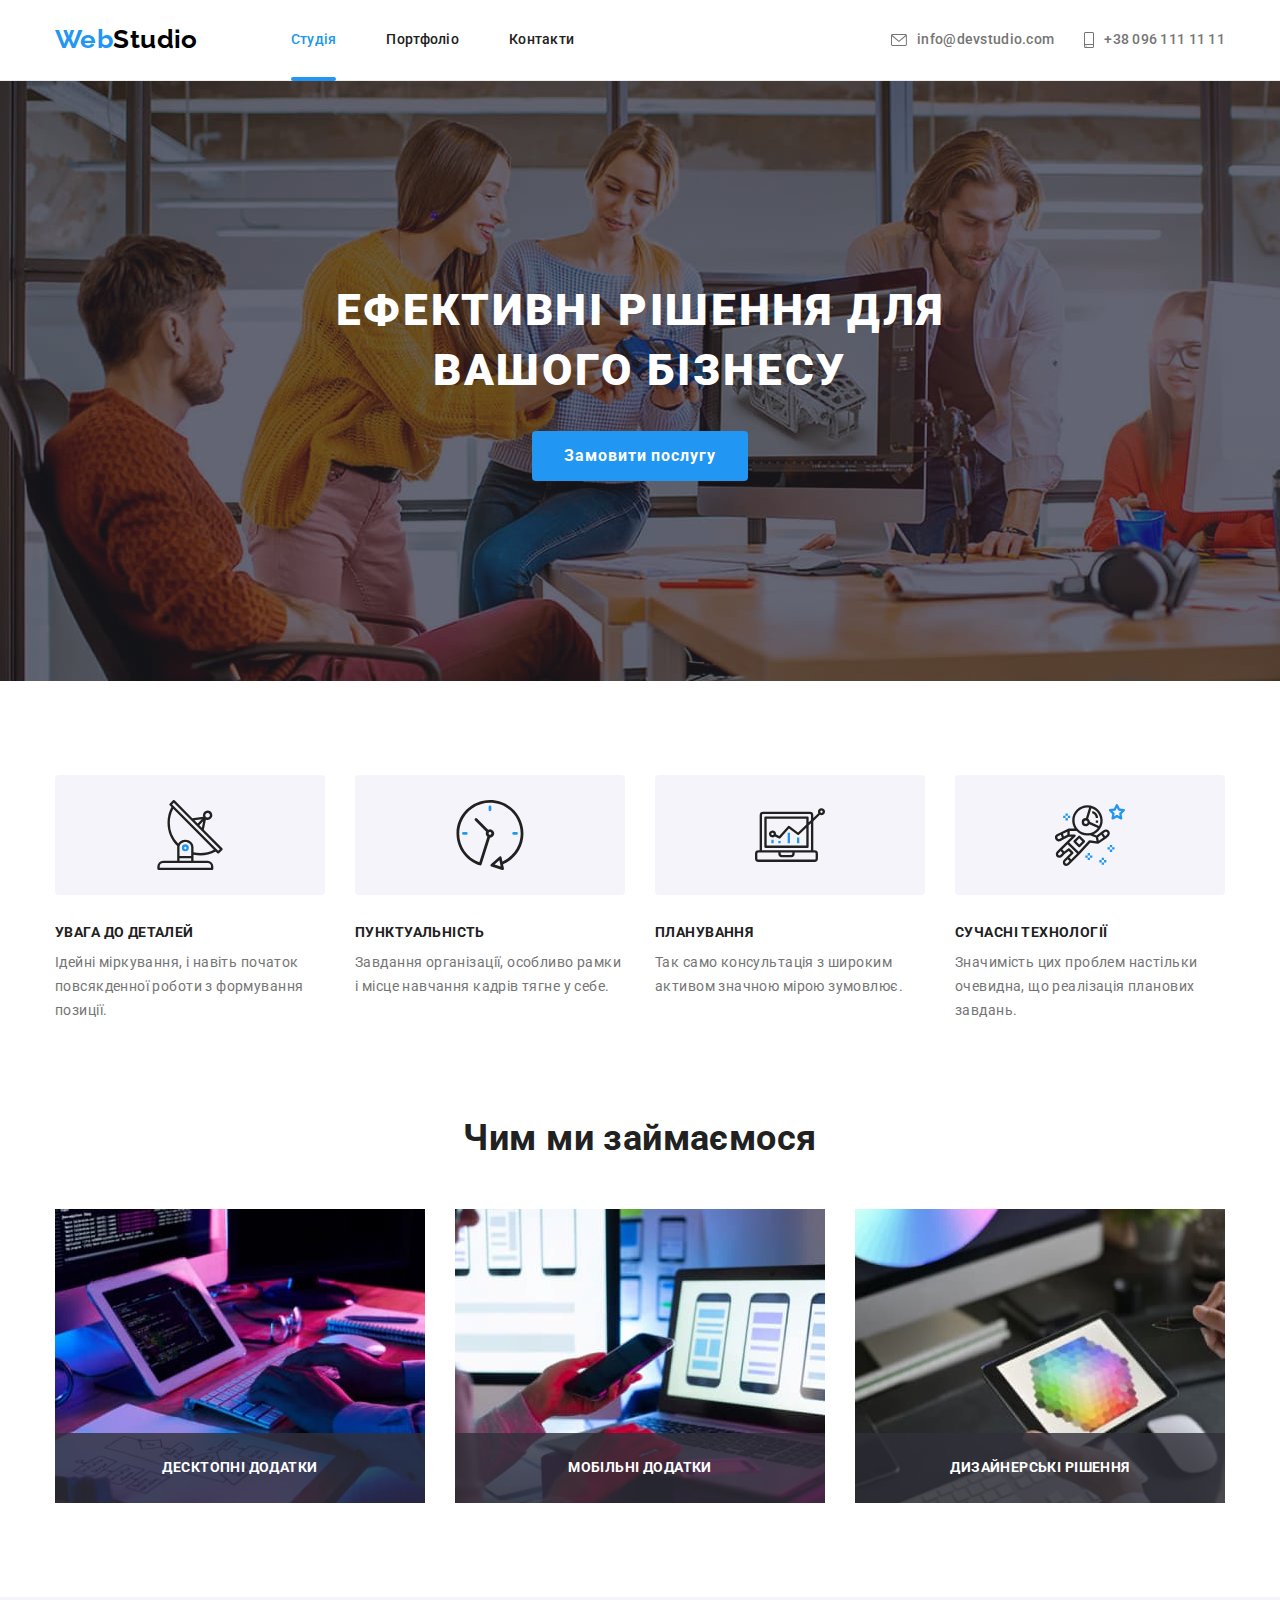
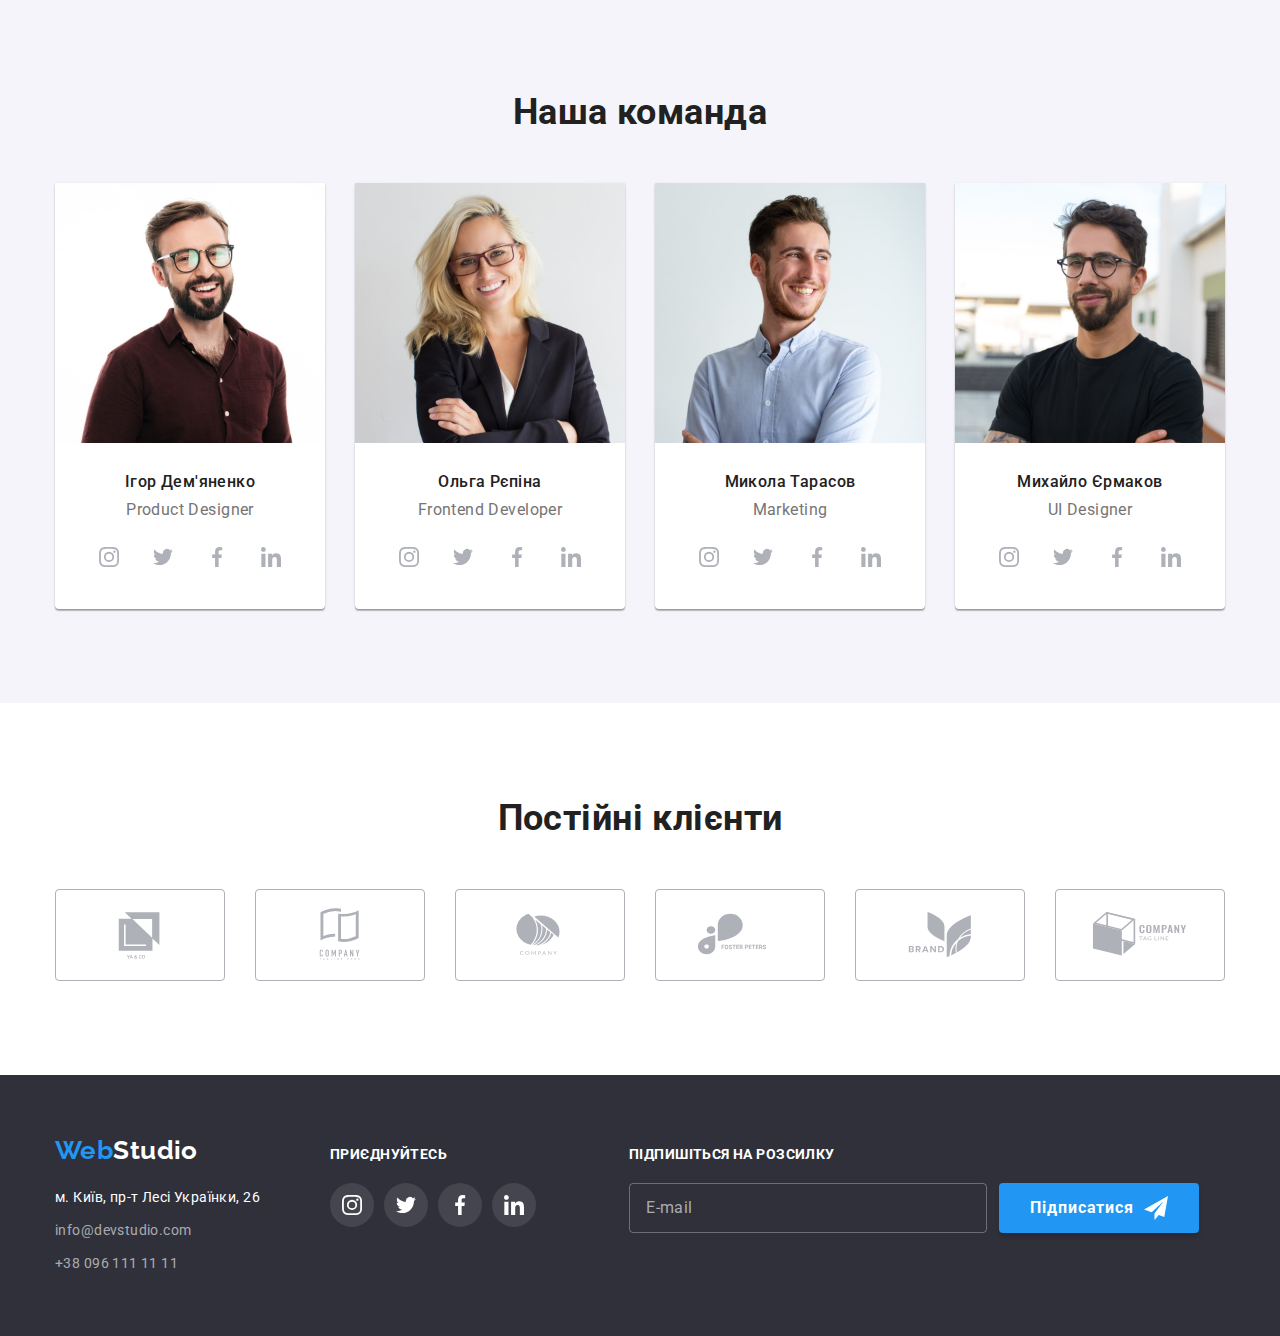
<file: index.html>
<!DOCTYPE html>
<html lang="uk">
<head>
    <meta charset="UTF-8">
    <meta http-equiv="X-UA-Compatible" content="IE=edge">
    <meta name="viewport" content="width=device-width, initial-scale=1.0">
    <title>WebStudio</title>
    <link rel="preconnect" href="https://fonts.googleapis.com">
    <link rel="preconnect" href="https://fonts.gstatic.com" crossorigin>
    <link href="https://fonts.googleapis.com/css2?family=Raleway:wght@700&family=Roboto:wght@400;500;700;900&display=swap" rel="stylesheet">
    <link rel="stylesheet" href="https://cdnjs.cloudflare.com/ajax/libs/modern-normalize/1.1.0/modern-normalize.min.css">
    <link rel="stylesheet" href="./css/styles.css">
</head>
<body>
    <header class="header">
        <div class="container header-container">
            <a href="/" class="logo header-logo"><span class="logo-accent">Web</span>Studio</a>
            <nav class="nav">
                <ul class="nav-list list">
                    <li class="nav-item">
                        <a href="./index.html" class="nav-link current">Студія</a>
                    </li>
                    <li class="nav-item">
                        <a href="./portfolio.html" class="nav-link">Портфоліо</a>
                    </li>
                    <li class="nav-item">
                        <a href="" class="nav-link">Контакти</a>
                    </li>
                </ul>
            </nav> 
            <ul class="contacts-list list">
                <li class="contacts-item">
                    <a href="mailto:info@devstudio.com" class="contacts-link">
                        <svg class="contacts-link-icon" width="16" height="12">
                            <use href='./images/symbol-defs.svg#envelope'></use>
                        </svg>
                    info@devstudio.com</a>
                </li>
                <li class="contacts-item">
                    <a href="tel:+380961111111" class="contacts-link">
                        <svg class="contacts-link-icon" width="10" height="16">
                            <use href='./images/symbol-defs.svg#smartphone'></use>
                        </svg>
                    +38 096 111 11 11</a>
                </li>
            </ul>
        </div> 
    </header>
    <main>
        <!------------------------------ HERO ------------------------------------>
        <section class="hero">
                <h1 class="hero-title">Ефективні рішення для вашого бізнесу</h1>
                <button type="button" class="button primary" data-modal-open>Замовити послугу</button>
        </section>
        <!---------------------------- ПЕРЕВАГИ ------------------------------------>
        <section class="features section">
            <div class="container">
                <h2 class="visually-hidden">Наші переваги</h2>
                <ul class="features-list list">
                    <li class="feature-item">
                        <div class="feature-icon-bg">
                            <svg class="feature-icon">
                                <use href="./images/symbol-defs.svg#antenna"></use>
                            </svg>
                        </div>
                        <h3 class="features-item-title">Увага до деталей</h3>
                        <p class="features-text">Ідейні міркування, і навіть початок повсякденної роботи з формування позиції.</p>
                    </li>

                    <li class="feature-item">
                        <div class="feature-icon-bg">
                            <svg class="feature-icon">
                                <use href="./images/symbol-defs.svg#clock"></use>
                            </svg>
                        </div>
                        <h3 class="features-item-title">Пунктуальність</h3>
                        <p class="features-text">Завдання організації, особливо рамки і місце навчання кадрів тягне у себе.</p>
                    </li>

                    <li class="feature-item">
                        <div class="feature-icon-bg">
                            <svg class="feature-icon">
                                <use href="./images/symbol-defs.svg#diagram"></use>
                            </svg>
                        </div>
                        <h3 class="features-item-title">Планування</h3>
                        <p class="features-text">Так само консультація з широким активом значною мірою зумовлює.</p>
                    </li>

                    <li class="feature-item">
                        <div class="feature-icon-bg">
                            <svg class="feature-icon">
                                <use href="./images/symbol-defs.svg#astronaut"></use>
                            </svg>
                        </div>
                        <h3 class="features-item-title">Сучасні технології</h3>
                        <p class="features-text">Значимість цих проблем настільки очевидна, що реалізація планових завдань.</p>
                    </li>
                </ul>
            </div>
        </section>
        <!------------------------ НАПРЯМКИ РОБОТИ ------------------------------>
        <section class="directions section">
            <div class="container">
                <h2 class="section-title">Чим ми займаємося</h2>
                <ul class="directions-list list">
                    <li>
                        <a href="" class="directions-link">
                            <img src="./images/img1.jpg" alt="Програмист працює за офісним столом" width="370">
                            <div class="directions-label">
                                <h3 class="directions-link-title">Десктопні додатки</h3>
                            </div>
                        </a> 
                    </li>

                    <li>
                        <a href="" class="directions-link">
                            <img src="./images/img2.jpg" alt="Програмист розробляє застосунок" width="370">
                            <div class="directions-label">
                                <h3 class="directions-link-title">Мобільні додатки</h3>
                            </div>
                        </a>
                    </li>

                    <li>
                        <a href="" class="directions-link">
                            <img src="./images/img3.jpg" alt="Дизайнер обирає палітру кольорів" width="370">
                            <div class="directions-label">
                                <h3 class="directions-link-title">Дизайнерські рішення</h3>
                            </div>
                        </a>
                    </li>
                </ul>
            </div>
        </section>
        <!------------------------- НАША КОМАНДА -------------------------------->
        <section class="team section">
            <div class="container">
                <h2 class="section-title">Наша команда</h2>
                <ul class="team-list list">
                    <li class="team-list-item">
                        <img src="./images/member1.jpg" alt="Ігор Дем'яненко" width="270">
                        <div class="team-list-description">
                            <h3 class="team-item-title">Ігор Дем'яненко</h3>
                            <p class="team-text">Product Designer</p>
                            <ul class="team-soc-list list">
                                <li class="team-soc-item">
                                    <a href="" class="team-soc-link" aria-label="Посилання на Instagram">
                                        <svg class="team-soc-icon">
                                            <use href="./images/symbol-defs.svg#instagram"></use>
                                        </svg>
                                    </a>
                                </li>
                                <li class="team-soc-item">
                                    <a href="" class="team-soc-link" aria-label="Посилання на Twitter">
                                        <svg class="team-soc-icon">
                                            <use href="./images/symbol-defs.svg#twitter"></use>
                                        </svg>
                                    </a>
                                </li>
                                <li class="team-soc-item">
                                    <a href="" class="team-soc-link" aria-label="Посилання на Facebook">
                                        <svg class="team-soc-icon">
                                            <use href="./images/symbol-defs.svg#facebook"></use>
                                        </svg>
                                    </a>
                                </li>
                                <li class="team-soc-item">
                                    <a href="" class="team-soc-link" aria-label="Посилання на LinkedIn">
                                        <svg class="team-soc-icon">
                                            <use href="./images/symbol-defs.svg#linkedin"></use>
                                        </svg>
                                    </a>
                                </li>
                            </ul>
                        </div>
                    </li>

                    <li class="team-list-item">
                        <img src="./images/member2.jpg" alt="Ольга Рєпіна" width="270">
                        <div class="team-list-description">
                            <h3 class="team-item-title">Ольга Рєпіна</h3>
                            <p class="team-text">Frontend Developer</p>
                            <ul class="team-soc-list list">
                                <li class="team-soc-item">
                                    <a href="" class="team-soc-link" aria-label="Посилання на Instagram" target="_blank" rel="noopener noreferrer">
                                        <svg class="team-soc-icon">
                                            <use href="./images/symbol-defs.svg#instagram"></use>
                                        </svg>
                                    </a>
                                </li>
                                <li class="team-soc-item">
                                    <a href="" class="team-soc-link" aria-label="Посилання на Twitter" target="_blank" rel="noopener noreferrer">
                                        <svg class="team-soc-icon">
                                            <use href="./images/symbol-defs.svg#twitter"></use>
                                        </svg>
                                    </a>
                                </li>
                                <li class="team-soc-item">
                                    <a href="" class="team-soc-link" aria-label="Посилання на Facebook" target="_blank" rel="noopener noreferrer">
                                        <svg class="team-soc-icon">
                                            <use href="./images/symbol-defs.svg#facebook"></use>
                                        </svg>
                                    </a>
                                </li>
                                <li class="team-soc-item">
                                    <a href="" class="team-soc-link" aria-label="Посилання на LinkedIn" target="_blank" rel="noopener noreferrer">
                                        <svg class="team-soc-icon">
                                            <use href="./images/symbol-defs.svg#linkedin"></use>
                                        </svg>
                                    </a>
                                </li>
                            </ul>
                        </div>
                    </li>

                    <li class="team-list-item">
                        <img src="./images/member3.jpg" alt="Микола Тарасов" width="270">
                        <div class="team-list-description">
                            <h3 class="team-item-title">Микола Тарасов</h3>
                            <p class="team-text">Marketing</p>
                            <ul class="team-soc-list list">
                                <li class="team-soc-item">
                                    <a href="" class="team-soc-link" aria-label="Посилання на Instagram" target="_blank" rel="noopener noreferrer">
                                        <svg class="team-soc-icon">
                                            <use href="./images/symbol-defs.svg#instagram"></use>
                                        </svg>
                                    </a>
                                </li>
                                <li class="team-soc-item">
                                    <a href="" class="team-soc-link" aria-label="Посилання на Twitter" target="_blank" rel="noopener noreferrer">
                                        <svg class="team-soc-icon">
                                            <use href="./images/symbol-defs.svg#twitter"></use>
                                        </svg>
                                    </a>
                                </li>
                                <li class="team-soc-item">
                                    <a href="" class="team-soc-link" aria-label="Посилання на Facebook" target="_blank" rel="noopener noreferrer">
                                        <svg class="team-soc-icon">
                                            <use href="./images/symbol-defs.svg#facebook"></use>
                                        </svg>
                                    </a>
                                </li>
                                <li class="team-soc-item">
                                    <a href="" class="team-soc-link" aria-label="Посилання на LinkedIn" target="_blank" rel="noopener noreferrer">
                                        <svg class="team-soc-icon">
                                            <use href="./images/symbol-defs.svg#linkedin"></use>
                                        </svg>
                                    </a>
                                </li>
                            </ul>
                        </div>
                    </li>

                    <li class="team-list-item">
                        <img src="./images/member4.jpg" alt="Михайло Єрмаков" width="270">
                        <div class="team-list-description">
                            <h3 class="team-item-title">Михайло Єрмаков</h3>
                            <p class="team-text">UI Designer</p>
                            <ul class="team-soc-list list">
                                <li class="team-soc-item">
                                    <a href="" class="team-soc-link" aria-label="Посилання на Instagram" target="_blank" rel="noopener noreferrer">
                                        <svg class="team-soc-icon">
                                            <use href="./images/symbol-defs.svg#instagram"></use>
                                        </svg>
                                    </a>
                                </li>
                                <li class="team-soc-item">
                                    <a href="" class="team-soc-link" aria-label="Посилання на Twitter" target="_blank" rel="noopener noreferrer">
                                        <svg class="team-soc-icon">
                                            <use href="./images/symbol-defs.svg#twitter"></use>
                                        </svg>
                                    </a>
                                </li>
                                <li class="team-soc-item">
                                    <a href="" class="team-soc-link" aria-label="Посилання на Facebook" target="_blank" rel="noopener noreferrer">
                                        <svg class="team-soc-icon">
                                            <use href="./images/symbol-defs.svg#facebook"></use>
                                        </svg>
                                    </a>
                                </li>
                                <li class="team-soc-item">
                                    <a href="" class="team-soc-link" aria-label="Посилання на LinkedIn" target="_blank" rel="noopener noreferrer">
                                        <svg class="team-soc-icon">
                                            <use href="./images/symbol-defs.svg#linkedin"></use>
                                        </svg>
                                    </a>
                                </li>
                            </ul>
                        </div>
                    </li>
                </ul>
            </div>
        </section>
        <!----------------------- ПОСТІЙНІ КЛІЄНТИ -------------------------------->
        <section class="clients section">
            <div class="container">
                <h2 class="section-title">Постійні клієнти</h2>
                <ul class="clients-list list">
                        <li class="clients-item">
                            <a href="" class="clients-link">
                                <svg class="clients-icon">
                                    <use href="./images/symbol-defs.svg#client1"></use>
                                </svg>
                            </a>
                        </li>

                        <li class="clients-item">
                            <a href="" class="clients-link">
                                <svg class="clients-icon">
                                    <use href="./images/symbol-defs.svg#client2"></use>
                                </svg>
                            </a>
                        </li>

                        <li class="clients-item">
                            <a href="" class="clients-link">
                                <svg class="clients-icon">
                                    <use href="./images/symbol-defs.svg#client3"></use>
                                </svg>
                            </a>
                        </li>

                        <li class="clients-item">
                            <a href="" class="clients-link">
                                <svg class="clients-icon">
                                    <use href="./images/symbol-defs.svg#client4"></use>
                                </svg>
                            </a>
                        </li>

                        <li class="clients-item">
                            <a href="" class="clients-link">
                                <svg class="clients-icon">
                                    <use href="./images/symbol-defs.svg#client5"></use>
                                </svg>
                            </a>
                        </li>

                        <li class="clients-item">
                            <a href="" class="clients-link">
                                <svg class="clients-icon">
                                    <use href="./images/symbol-defs.svg#client6"></use>
                                </svg>
                            </a>
                        </li>
                </ul>
            </div>
        </section>
    </main>
    <footer class="footer">
        <div class="container footer-wrap">
            <div class="footer-contacts">
                <a href="./" class="logo footer-logo"><span class="logo-accent">Web</span>Studio</a>
                <address class="footer-contacts-list">
                    м. Київ, пр-т Лесі Українки, 26 
                    <a href="mailto:info@devstudio.com" class="link">info@devstudio.com</a>
                    <a href="tel:+380961111111" class="link">+38 096 111 11 11</a>
                </address>
            </div>
            <div class="footer-socials">
                <h3 class="footer-socials-title">приєднуйтесь</h3>
                <ul class="footer-socials-list list">
                    <li class="footer-socials-item">
                        <a href="" class="footer-socials-link" aria-label="Посилання на Instagram" target="_blank" rel="noopener noreferrer">
                            <svg class="footer-socials-icon">
                                <use href="./images/symbol-defs.svg#instagram"></use>
                            </svg>
                        </a>
                    </li>

                    <li class="footer-socials-item">
                        <a href="" class="footer-socials-link" aria-label="Посилання на Twitter" target="_blank" rel="noopener noreferrer">
                            <svg class="footer-socials-icon">
                                <use href="./images/symbol-defs.svg#twitter"></use>
                            </svg>
                        </a>
                    </li>

                    <li class="footer-socials-item">
                        <a href="" class="footer-socials-link" aria-label="Посилання на Facebook" target="_blank" rel="noopener noreferrer">
                            <svg class="footer-socials-icon">
                                <use href="./images/symbol-defs.svg#facebook"></use>
                            </svg>
                        </a>
                    </li>
                    
                    <li class="footer-socials-item">
                        <a href="" class="footer-socials-link" aria-label="Посилання на LinkedIn" target="_blank" rel="noopener noreferrer">
                            <svg class="footer-socials-icon">
                                <use href="./images/symbol-defs.svg#linkedin"></use>
                            </svg>
                        </a>
                    </li>
                </ul>
            </div>
            <div class="footer-send">
                <p class="footer-send-title">Підпишіться на розсилку</p>
                <form class="footer-send-form">
                    <input type="email" class="footer-send-input" name="user-email" placeholder="E-mail">
                    <button type="submit" class="button footer-btn">Підписатися
                        <svg class="footer-send-icon" width="24" height="24">
                            <use href="./images/symbol-defs.svg#send"></use>
                        </svg>
                    </button>
                </form>
            </div>
        </div>
    </footer>
        <!------------------------------ MODAL ----------------------------------->
    <div class="backdrop is-hidden" data-modal>
        <div class="modal">
            <button type="button" class="modal-button" data-modal-close>
                <svg class="modal-close-icon" width="18" height="18">
                    <use href="./images/symbol-defs.svg#close-black"></use>
                </svg>
            </button>
            <p class="modal-title">Залиште свої дані, ми вам передзвонимо</p>
            <form class="modal-form">
                <div class="modal-field">
                    <label for="user-name" class="input-label">Ім'я</label>
                    <div class="input-wrap">
                        <input type="text" class="modal-input" name="user-name" id="user-name">
                        <svg class="modal-icon" width="18" height="18">
                            <use href="./images/symbol-defs.svg#person-black"></use>
                        </svg>
                    </div>
                </div>

                <div class="modal-field">
                    <label for="user-tel" class="input-label">Телефон</label>
                    <div class="input-wrap">
                        <input type="tel" class="modal-input" name="user-tel">
                        <svg class="modal-icon" width="18" height="18">
                            <use href="./images/symbol-defs.svg#phone-black"></use>
                        </svg>
                    </div>
                </div>

                <div class="modal-field">
                    <label for="user-email" class="input-label">Пошта</label>
                    <div class="input-wrap">
                        <input type="email" class="modal-input" name="user-email">
                        <svg class="modal-icon" width="18" height="18">
                            <use href="./images/symbol-defs.svg#email-black"></use>
                        </svg>
                    </div>
                </div>

                <div class="modal-text-field">
                    <label for="user-text" class="input-label">Коментар</label>
                    <textarea name="user-text" class="modal-comment" id="user-text" placeholder="Введіть текст"></textarea>
                </div>

                <div class="modal-check-field">
                    <input type="checkbox" class="modal-check visually-hidden" name="policy" id="policy">
                    <label for="policy" class="check-text">
                        <span>
                            <svg class="check-icon" width="16" height="15">
                                <use href="./images/symbol-defs.svg#check"></use>
                            </svg>
                        </span> 
                        Погоджуюся з розсилкою та приймаю  
                        <a href="" class="policy-terms"> Умови договору</a></label>
                </div>
            <button type="submit" class="button modal-btn">Відправити</button>
            </form>
        </div>
    </div>
    <script src="./js/modal.js"></script>
</body>
</html>
</file>
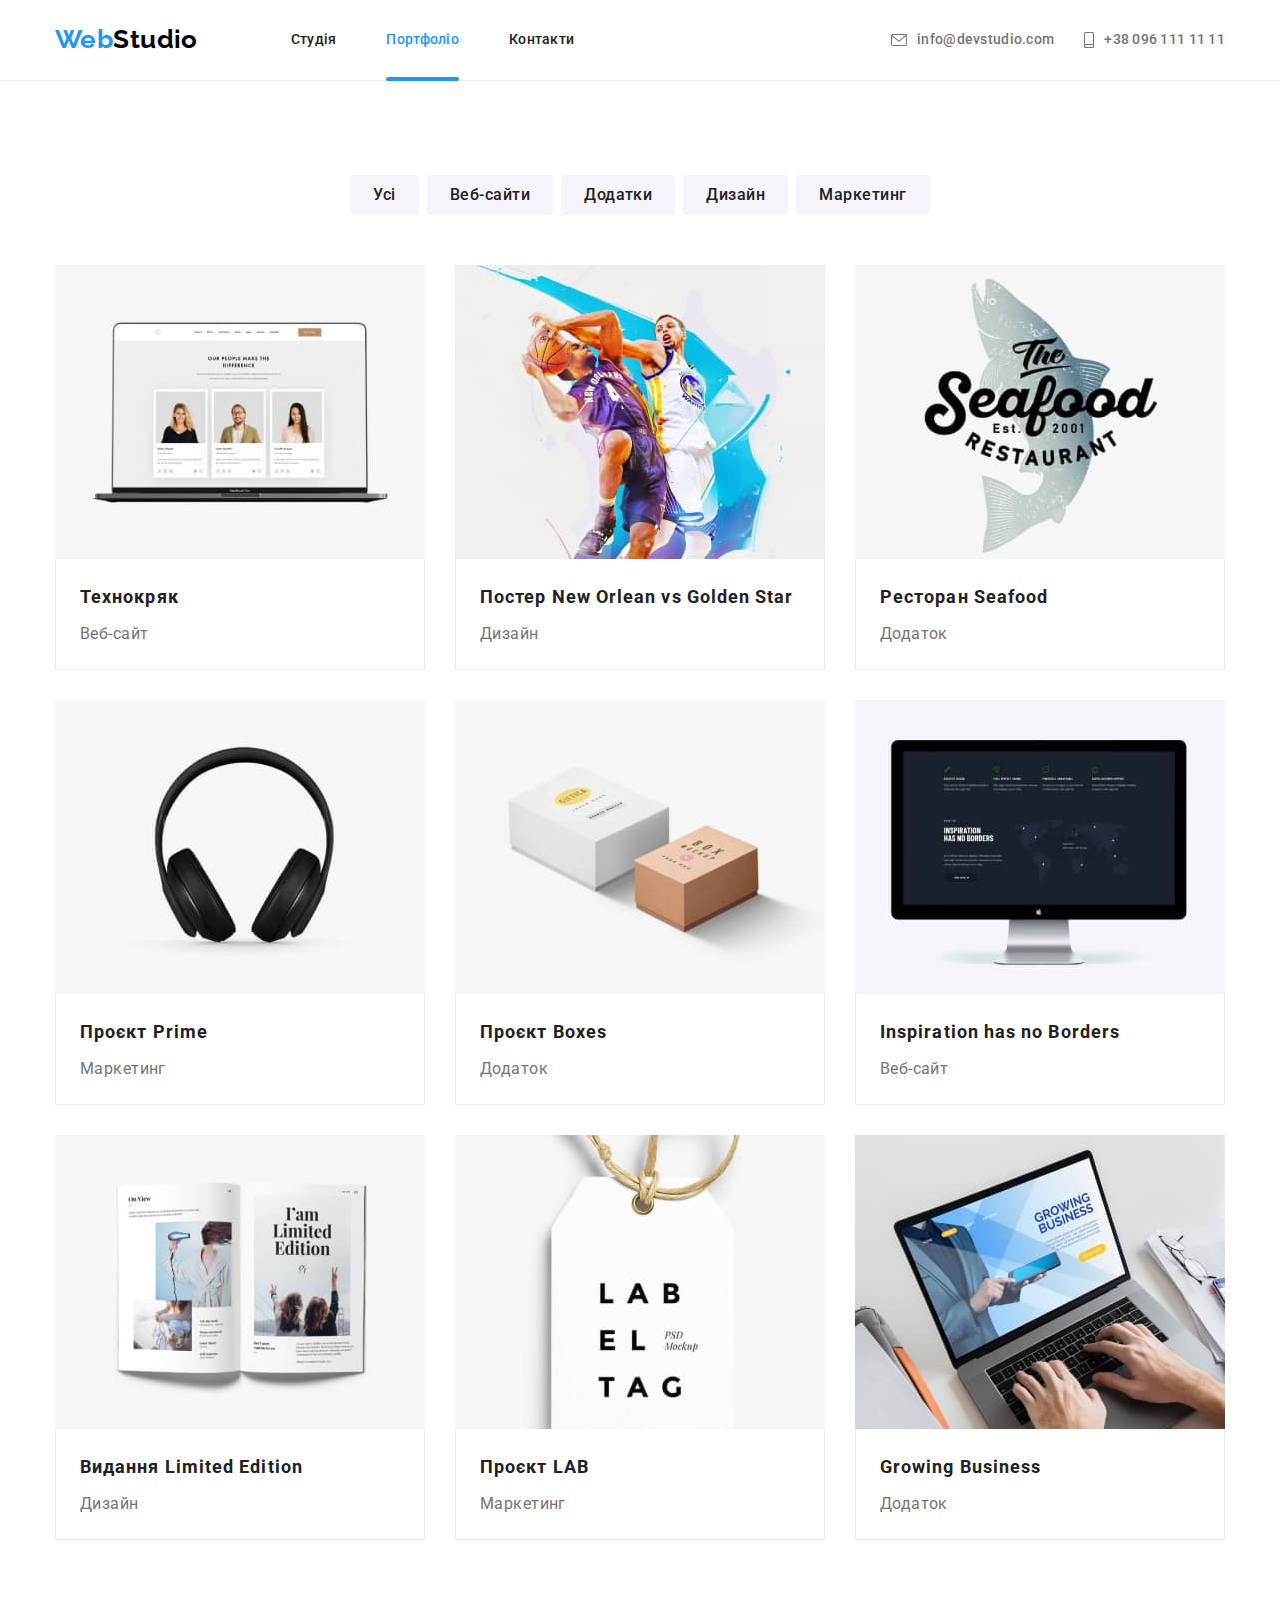
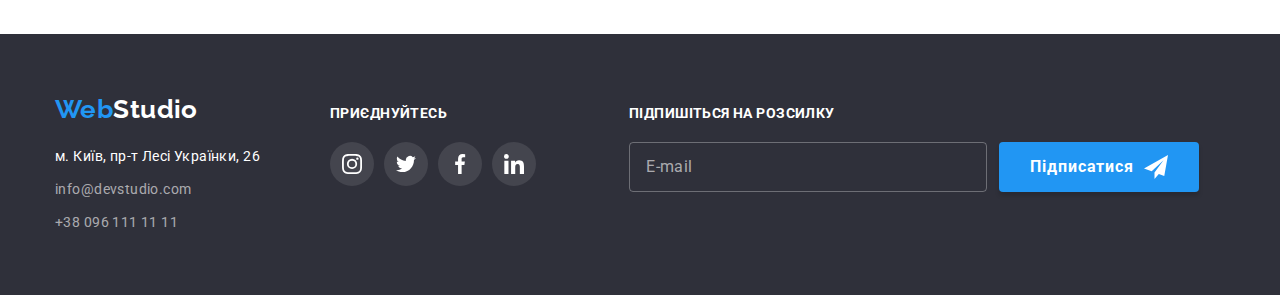
<file: portfolio.html>
<!DOCTYPE html>
<html lang="uk">
    <head>
        <meta charset="UTF-8">
        <meta http-equiv="X-UA-Compatible" content="IE=edge">
        <meta name="viewport" content="width=device-width, initial-scale=1.0">
        <title>Портфоліо</title>
        <link rel="preconnect" href="https://fonts.googleapis.com">
        <link rel="preconnect" href="https://fonts.gstatic.com" crossorigin>
        <link href="https://fonts.googleapis.com/css2?family=Raleway:wght@700&family=Roboto:wght@400;500;700;900&display=swap" rel="stylesheet">
        <link rel="stylesheet" href="https://cdnjs.cloudflare.com/ajax/libs/modern-normalize/1.1.0/modern-normalize.min.css">
        <link rel="stylesheet" href="./css/styles.css">
    </head>
<body>
    <header class="header">
        <div class="container header-container">
            <a href="/" class="logo header-logo"><span class="logo-accent">Web</span>Studio</a>
            <nav class="nav">
                <ul class="nav-list list">
                    <li class="nav-item"><a href="./index.html" class="nav-link">Студія</a>
                    </li>
                    <li class="nav-item"><a href="./portfolio.html" class="nav-link current">Портфоліо</a>
                    </li>
                    <li class="nav-item"><a href="" class="nav-link">Контакти</a>
                    </li>
                </ul>
            </nav> 
            <ul class="contacts-list list">
                <li class="contacts-item">
                    <a href="mailto:info@devstudio.com" class="contacts-link">
                        <svg class="contacts-link-icon" width="16" height="12">
                            <use href='./images/symbol-defs.svg#envelope'></use>
                        </svg>
                    info@devstudio.com</a>
                </li>
                <li class="contacts-item">
                    <a href="tel:+380961111111" class="contacts-link">
                        <svg class="contacts-link-icon" width="10" height="16">
                            <use href='./images/symbol-defs.svg#smartphone'></use>
                        </svg>
                    +38 096 111 11 11</a>
                </li>
            </ul>
        </div> 
    </header>
    <main>
        <section class="portfolio section">
            <div class="container">
                <h1 class="visually-hidden">Портфоліо</h1>
                <ul class="filter-list list">
                    <li class="filter-list-item"><button type="button" class="button secondary">Усі</button></li>
                    <li class="filter-list-item"><button type="button" class="button secondary">Веб-сайти</button></li>
                    <li class="filter-list-item"><button type="button" class="button secondary">Додатки</button></li>
                    <li class="filter-list-item"><button type="button" class="button secondary">Дизайн</button></li>
                    <li class="filter-list-item"><button type="button" class="button secondary">Маркетинг</button></li>
                </ul>
                <ul class="portfolio-list list">
                    <li class="portfolio-item">
                        <a href="" class="portfolio-link">
                            <div class="portfolio-top-wrap">
                                <img src="./images/portfolio1.jpg" alt="Мокап ноутбука" width="370" height="294">
                                <p class="portfolio-top-text">Ресурс пропонує комплексні пропозиції з різним рівнем функціоналу та сервісів. Все це дозволить відвідувачу отримати вичерпні відомості про компанію чи приватну особу.</p>
                            </div>
                            <div class="portfolio-discription">
                                <h2 class="portfolio-item-title">Технокряк</h2>
                                <p class="portfolio-text">Веб-сайт</p>
                            </div>
                        </a>
                    </li>
                    
                    <li class="portfolio-item">
                        <a href="" class="portfolio-link">
                            <div class="portfolio-top-wrap">
                                <img src="./images/portfolio2.jpg" alt="Два гравці в баскетбол з м'ячем" width="370" height="294">
                                <p class="portfolio-top-text">Ресурс пропонує комплексні пропозиції з різним рівнем функціоналу та сервісів. Все це дозволить відвідувачу отримати вичерпні відомості про компанію чи приватну особу.</p>
                            </div>
                            <div class="portfolio-discription">
                                <h2 class="portfolio-item-title">Постер New Orlean vs Golden Star</h2>
                                <p class="portfolio-text">Дизайн</p>
                            </div>
                        </a>
                    </li>

                    <li class="portfolio-item">
                        <a href="" class="portfolio-link">
                            <div class="portfolio-top-wrap">
                                <img src="./images/portfolio3.jpg" alt="Лого ресторану морепродуктів" width="370" height="294">
                                <p class="portfolio-top-text">Ресурс пропонує комплексні пропозиції з різним рівнем функціоналу та сервісів. Все це дозволить відвідувачу отримати вичерпні відомості про компанію чи приватну особу.</p>
                            </div>
                            <div class="portfolio-discription">
                                <h2 class="portfolio-item-title">Ресторан Seafood</h2>
                                <p class="portfolio-text">Додаток</p>
                            </div>
                        </a>
                    </li>

                    <li class="portfolio-item">
                        <a href="" class="portfolio-link">
                            <div class="portfolio-top-wrap">
                                <img src="./images/portfolio4.jpg" alt="Бездротові навушники" width="370" height="294">
                                <p class="portfolio-top-text">Ресурс пропонує комплексні пропозиції з різним рівнем функціоналу та сервісів. Все це дозволить відвідувачу отримати вичерпні відомості про компанію чи приватну особу.</p>
                            </div>
                            <div class="portfolio-discription">
                                <h2 class="portfolio-item-title">Проєкт Prime</h2>
                                <p class="portfolio-text">Маркетинг</p>
                            </div>
                        </a>
                    </li>

                    <li class="portfolio-item">
                        <a href="" class="portfolio-link">
                            <div class="portfolio-top-wrap">
                                <img src="./images/portfolio5.jpg" alt="Мокап з двома коробками" width="370" height="294">
                                <p class="portfolio-top-text">Ресурс пропонує комплексні пропозиції з різним рівнем функціоналу та сервісів. Все це дозволить відвідувачу отримати вичерпні відомості про компанію чи приватну особу.</p>
                            </div>                            
                            <div class="portfolio-discription">
                                <h2 class="portfolio-item-title">Проєкт Boxes</h2>
                                <p class="portfolio-text">Додаток</p>
                            </div>
                        </a>
                    </li>

                    <li class="portfolio-item">
                        <a href="" class="portfolio-link">
                            <div class="portfolio-top-wrap">
                                <img src="./images/portfolio6.jpg" alt="Мокап коп'ютера" width="370" height="294">
                                <p class="portfolio-top-text">Ресурс пропонує комплексні пропозиції з різним рівнем функціоналу та сервісів. Все це дозволить відвідувачу отримати вичерпні відомості про компанію чи приватну особу.</p>
                            </div>
                            <div class="portfolio-discription">
                                <h2 class="portfolio-item-title">Inspiration has no Borders</h2>
                                <p class="portfolio-text">Веб-сайт</p>
                            </div>
                        </a>
                    </li>

                    <li class="portfolio-item">
                        <a href="" class="portfolio-link">
                            <div class="portfolio-top-wrap">
                                <img src="./images/portfolio7.jpg" alt="Розгорнений журнал" width="370" height="294">
                                <p class="portfolio-top-text">Ресурс пропонує комплексні пропозиції з різним рівнем функціоналу та сервісів. Все це дозволить відвідувачу отримати вичерпні відомості про компанію чи приватну особу.</p>
                            </div>
                            <div class="portfolio-discription">
                                <h2 class="portfolio-item-title">Видання Limited Edition</h2>
                                <p class="portfolio-text">Дизайн</p>
                            </div>
                        </a>
                    </li>

                    <li class="portfolio-item">
                        <a href="" class="portfolio-link">
                            <div class="portfolio-top-wrap">
                                <img src="./images/portfolio8.jpg" alt="Мокап бірки" width="370" height="294">
                                <p class="portfolio-top-text">Ресурс пропонує комплексні пропозиції з різним рівнем функціоналу та сервісів. Все це дозволить відвідувачу отримати вичерпні відомості про компанію чи приватну особу.</p>
                            </div>
                            <div class="portfolio-discription">
                                <h2 class="portfolio-item-title">Проєкт LAB</h2>
                                <p class="portfolio-text">Маркетинг</p>
                            </div>
                        </a>
                    </li>

                    <li class="portfolio-item">
                        <a href="" class="portfolio-link">
                            <div class="portfolio-top-wrap">
                                <img src="./images/portfolio9.jpg" alt="Чоловік працює на ноутбуці" width="370" height="294">
                                <p class="portfolio-top-text">Ресурс пропонує комплексні пропозиції з різним рівнем функціоналу та сервісів. Все це дозволить відвідувачу отримати вичерпні відомості про компанію чи приватну особу.</p>
                            </div>
                            <div class="portfolio-discription">
                                <h2 class="portfolio-item-title">Growing Business</h2>
                                <p class="portfolio-text">Додаток</p>
                            </div>
                        </a>
                    </li>
                </ul>
            </div>
        </section>
    </main>
    <footer class="footer">
        <div class="container footer-wrap">
            <div class="footer-contacts">
                <a href="./" class="logo footer-logo"><span class="logo-accent">Web</span>Studio</a>
                <address class="footer-contacts-list">
                    м. Київ, пр-т Лесі Українки, 26 
                    <a href="mailto:info@devstudio.com" class="link">info@devstudio.com</a>
                    <a href="tel:+380961111111" class="link">+38 096 111 11 11</a>
                </address>
            </div>
            <div class="footer-socials">
                <h3 class="footer-socials-title">приєднуйтесь</h3>
                <ul class="footer-socials-list list">
                    <li class="footer-socials-item">
                        <a href="" class="footer-socials-link" aria-label="Посилання на Instagram" target="_blank" rel="noopener noreferrer">
                            <svg class="footer-socials-icon">
                                <use href="./images/symbol-defs.svg#instagram"></use>
                            </svg>
                        </a>
                    </li>

                    <li class="footer-socials-item">
                        <a href="" class="footer-socials-link" aria-label="Посилання на Twitter" target="_blank" rel="noopener noreferrer">
                            <svg class="footer-socials-icon">
                                <use href="./images/symbol-defs.svg#twitter"></use>
                            </svg>
                        </a>
                    </li>

                    <li class="footer-socials-item">
                        <a href="" class="footer-socials-link" aria-label="Посилання на Facebook" target="_blank" rel="noopener noreferrer">
                            <svg class="footer-socials-icon">
                                <use href="./images/symbol-defs.svg#facebook"></use>
                            </svg>
                        </a>
                    </li>
                    
                    <li class="footer-socials-item">
                        <a href="" class="footer-socials-link" aria-label="Посилання на LinkedIn" target="_blank" rel="noopener noreferrer">
                            <svg class="footer-socials-icon">
                                <use href="./images/symbol-defs.svg#linkedin"></use>
                            </svg>
                        </a>
                    </li>
                </ul>
            </div>
            <div class="footer-send">
                <p class="footer-send-title">Підпишіться на розсилку</p>
                <form class="footer-send-form">
                    <input type="email" class="footer-send-input" name="user-email" placeholder="E-mail">
                    <button type="submit" class="button footer-btn">Підписатися
                        <svg class="footer-send-icon" width="24" height="24">
                            <use href="./images/symbol-defs.svg#send"></use>
                        </svg>
                    </button>
                </form>
            </div>
        </div>
    </footer>
</body>
</html>
</file>
<file: css/styles.css>
/* ПАРАГРАФИ Основний колір тексту #757575 */
/* ЗАГОЛОВКИ Додатковий колір тексту #212121 */
/* Блакитний Акцент #2196F3 */
/* Білий #FFFFFF */
/* Білий з прозорістю rgba(255, 255, 255, 0.6); */
/* Фон основний #FFFFFF */
/* Фон додатковий #F5F4FA */
/* Фон футер #2F303A*/
/* Іконки #afb1b8 */

:root {
    --primary-text-color: #757575;
    --secondary-text-color: #212121;
    --accent-color: #2196F3;

    --primary-background-color: #ffffff;
    --secondary-background-color: #F5F4FA;
    --accent-background-color: #2F303A;

    --primary-white-color: #ffffff;
    --card-set-gap: 30px;
    --icon-color: #afb1b8;

    --transition: 250ms cubic-bezier(0.4, 0, 0.2, 1);
}

body {
    background-color: var(--primary-background-color);
    color: var(--primary-text-color); 

    font-family: Roboto, sans-serif;
    font-size: 14px;
    letter-spacing: 0.03em;
}

/* ---------------------------------RESET----------------------------------- */
h1,
h2,
h3,
h4,
h5,
h6,
p {
    margin: 0;
}

.list {
    padding: 0;
    margin: 0;
    list-style: none;
}

button {
    cursor: pointer;
}

address {
    font-style: normal;
}

img {
    display: block;
    max-width: 100%; 
    height: auto;
}

/*----------------------------------BUTTONS------------------------------------*/
.button {
    border: 1px solid transparent;
    border-radius: 4px;
}

.button.primary {
    min-width: 216px;
    height: 50px;

    color: var(--primary-white-color);
    background-color: var(--accent-color);
    font-weight: 700;
    font-size: 16px;
    line-height: 1.86;
    letter-spacing: 0.06em;

    transition: background-color var(--transition);
}

.button.primary:hover,
.button.primary:focus {
    background-color: #188CE8;
}

.button.secondary {
    padding: 6px 22px;
    
    color: var(--secondary-text-color);
    background-color: var(--secondary-background-color);
    font-weight: 500;
    font-size: 16px;
    line-height: 1.63;
    letter-spacing: 0.03em;

    transition: background-color var(--transition), 
                color var(--transition), 
                box-shadow var(--transition);
}

.button.secondary:hover,
.button.secondary:focus {
    color: var(--primary-white-color);
    background-color: var(--accent-color);
    box-shadow: 0px 3px 1px rgba(0, 0, 0, 0.1), 0px 1px 2px rgba(0, 0, 0, 0.08), 0px 2px 2px rgba(0, 0, 0, 0.12);
}

/* --------------------------------CONTAINER------------------------------------*/
.container {
    width: 1200px;
    padding-left: 15px;
    padding-right: 15px;
    margin-left: auto;
    margin-right: auto;
    /* outline: 2px solid tomato; */
}

/* --------------------------------- HEADER ------------------------------- */
.header {
    border-bottom-width: 1px;
    border-bottom-style: solid;
    border-bottom-color: #ECECEC;
}

.header-container {
    display: flex;
    align-items: center;
}

/******************** ЛОГОТИП ********************/
.logo {
    color: #000000;
    font-family: Raleway, sans-serif;
    font-weight: 700;
    font-size: 26px;
    line-height: 1.2;
    text-decoration: none;
}

.header-logo {
    margin-right: 93px;
}

.logo-accent {
    color: var(--accent-color);
}

/******************* НАВІГАЦІЯ ********************/
.nav-list {
    display: flex;
    gap: 50px;
}

.nav-link {
    display: block;
    padding-top: 32px;
    padding-bottom: 32px;

    color: var(--secondary-text-color);
    font-weight: 500;
    font-size: 14px;
    line-height: 1.14;
    letter-spacing: 0.02em;
    text-decoration: none;

    transition: color var(--transition);
}

.nav-link:hover, 
.nav-link:focus {
    color: var(--accent-color);
}

.nav-link.current {
    position: relative;
    color: var(--accent-color);
}

.nav-link.current::after {
    content: '';
    display: inline-block;
    position: absolute;
    bottom: -1px;
    left: 0;

    width: 100%;
    height: 4px;
    background-color: var(--accent-color);
    border-radius: 2px;
}

/******************** CONTACTS *****************/
.contacts-list {
    display: flex;
    margin-left: auto;
    gap: 30px;
}

.contacts-link {
    display: flex;
    align-items: center;
    padding-top: 32px;
    padding-bottom: 32px;

    color:var(--primary-text-color);
    font-weight: 500;
    font-size: 14px;
    line-height: 1.14;
    letter-spacing: 0.02em;
    text-decoration: none;

    transition: color var(--transition);
}

.contacts-link-icon {
    margin-right: 10px;
    fill: var(--primary-text-color);

    transition: fill var(--transition);
}

.contacts-link:hover,
.contacts-link:focus {
    color:var(--accent-color)
}

.contacts-link:hover .contacts-link-icon,
.contacts-link:focus .contacts-link-icon{
    fill: var(--accent-color);
}

/*---------------------------------- HERO --------------------------------*/
.hero {
    height: 600px;
    max-width: 1600px;
    padding: 200px 0;
    margin-left: auto;
    margin-right: auto;
    text-align: center; 
    background-color: #C4C4C4;
    background-image: linear-gradient(
        rgba(47, 48, 58, 0.4), rgba(47, 48, 58, 0.4)), 
        url(../images/Hero.jpg);
}

.hero-title {
    max-width: 696px;
    margin-right: auto;
    margin-left: auto;
    margin-bottom: 30px;

    color: var(--primary-white-color);
    font-weight: 900;
    font-size: 44px;
    line-height: 1.36;
    letter-spacing: 0.06em;
    text-transform: uppercase;
}

/*-------------------------------СЕКЦІЇ----------------------------------*/
.section {
    padding-top: 94px;
    padding-bottom: 94px;
}

.section-title {
    margin-bottom: 50px;

    color: var(--secondary-text-color);
    font-weight: 700;
    font-size: 36px;
    line-height: 1.17;
    text-align: center;
}

/*-------------------------------ПЕРЕВАГИ------------------------------*/
.visually-hidden {
    position: absolute;
    width: 1px;
    height: 1px;
    margin: -1px;
    border: 0;
    padding: 0;
    white-space: nowrap;
    clip-path: inset(100%);
    clip: rect(0 0 0 0);
    overflow: hidden;
}

.features {
    padding-bottom: 0; 
}

.features-list {
    display: flex;
    gap: var(--card-set-gap);
}

.feature-item {
    flex-basis: calc((100% - 3 * var(--card-set-gap)) / 4);
}

.feature-icon-bg {
    display: flex;
    align-items: center;
    justify-content: center;
    width: 270px;
    height: 120px;
    border-radius: 4px;
    margin-bottom: 30px;
    background: var(--secondary-background-color);
}

.feature-icon {
    width: 70px;
    height: 70px;
}

.features-item-title {
    margin-bottom: 10px;

    color: var(--secondary-text-color);
    font-weight: 700;
    font-size: 14px;
    line-height: 1.14;
    text-transform: uppercase;
}

.features-text {
    line-height: 1.71;
}

/*-----------------------------НАПРЯМКИ РОБОТИ--------------------------- */
.directions-list {
    display: flex;
    gap: var(--card-set-gap);
}

.directions-link {
    position: relative;
    text-decoration: none;
}

.directions-label {
    position: absolute;
    bottom: 0;

    display: flex;
    justify-content: center;
    align-items: center;
    width: 100%;
    height: 70px;
    background-color: rgba(47, 48, 58, 0.8);;
}

.directions-link-title {
    font-weight: 700;
    font-size: 14px;
    line-height: 1.14;
    text-align: center;
    letter-spacing: 0.03em;
    text-transform: uppercase;
    color: #FFFFFF;
}

/*-------------------------------НАША КОМАНДА--------------------------- */
.team {
    background-color: var(--secondary-background-color);
}

.team-list {
    display: flex;
    gap: var(--card-set-gap);

    font-size: 16px;
    line-height: 1.12;
}

.team-list-item {
    flex-basis: calc((100% - 3 * var(--card-set-gap)) / 4);

    background-color: var(--primary-background-color);
    box-shadow: 0px 1px 3px rgba(0, 0, 0, 0.12), 0px 1px 1px rgba(0, 0, 0, 0.14), 0px 2px 1px rgba(0, 0, 0, 0.2);
    border-radius: 0px 0px 4px 4px;
}

.team-list-description {
    padding: 30px 0;
    text-align: center;
}

.team-item-title {
    margin-bottom: 10px;
    
    color: var(--secondary-text-color);
    font-weight: 500;
    font-size: 16px;
}

.team-text {
    margin-bottom: 16px;
}

.team-soc-list {
    display: flex;
    justify-content: center;
    gap: 10px;
}

.team-soc-item {
    width: 44px;
    height: 44px;
}

.team-soc-link {
    display: flex;
    width: 100%;
    height: 100%;
    border-radius: 50%;
    align-items: center;
    justify-content: center;
    background-color: var(--primary-background-color);

    transition: background-color var(--transition);
}

.team-soc-icon {
    fill: var(--icon-color);
    width: 20px;
    height: 20px;

    transition: fill var(--transition);
}

.team-soc-link:hover,
.team-soc-link:focus {
    background-color: var(--accent-color);
}

.team-soc-link:hover .team-soc-icon,
.team-soc-link:focus .team-soc-icon {
    fill: var(--primary-white-color);
}

/*-------------------------------КЛІЄНТИ-------------------------------*/
.clients-list {
    display: flex;
    gap: var(--card-set-gap);
}

.clients-item {
    flex-basis: calc((100% - 5 * var(--card-set-gap)) / 6);
}

.clients-link {
    display: flex;
    width: 170px;
    height: 92px;
    border: 1px solid #AFB1B8;
    border-radius: 4px;
    align-items: center;
    justify-content: center;

    transition: border-color var(--transition);
}

.clients-icon {
    width: 106px;
    height: 60px;
    fill: var(--icon-color);

    transition: fill var(--transition);
}

.clients-link:hover,
.clients-link:focus {
    border-color: var(--accent-color);
}

.clients-link:hover .clients-icon,
.clients-link:focus .clients-icon {
    fill: var(--accent-color);
}

/*-------------------------------ПОРТФОЛІО-------------------------------*/
.filter-list {
    display: flex;
    margin-bottom: 50px;
    justify-content: center;
    gap: 8px;
}

.portfolio-list {
    display: flex;
    flex-wrap: wrap;
    gap: var(--card-set-gap);
}

.portfolio-item {
    flex-basis: calc((100% - 2 * var(--card-set-gap)) / 3);
    background-color: var(--primary-background-color);
}

.portfolio-item:hover .portfolio-top-text {
    transform: translateY(0);
}

.portfolio-link {
    display: inline-block;
    text-decoration: none;
    transition: box-shadow var(--transition);
}

.portfolio-top-wrap {
    position: relative;
    overflow: hidden;
}

.portfolio-top-text {
    position: absolute;
    top: 0;
    height: 100%;
    padding: 63px 24px;

    font-size: 18px;
    line-height: 1.56;
    letter-spacing: 0.03em;
    color: #FFFFFF;
    background-color: rgba(33, 150, 243, 0.9);

    transform: translateY(100%);
    transition: transform var(--transition);
}

.portfolio-link:hover,
.portfolio-link:focus {
    box-shadow: 0px 1px 1px rgba(0, 0, 0, 0.12), 0px 4px 4px rgba(0, 0, 0, 0.06), 1px 4px 6px rgba(0, 0, 0, 0.16);
} 

.portfolio-discription {
    padding: 20px 24px;
    border-bottom: 1px solid #EEEEEE;
    border-right: 1px solid #EEEEEE;
    border-left: 1px solid #EEEEEE;
}

.portfolio-item-title {
    margin-bottom: 4px;

    color: var(--secondary-text-color);
    font-weight: 700;
    font-size: 18px;
    line-height: 2;
    letter-spacing: 0.06em;
}

.portfolio-text {
    color: var(--primary-text-color);
    font-size: 16px;
    line-height: 1.88;
}

/*----------------------------------ФУТЕР--------------------------------*/
.footer {
    padding-top: 60px;
    padding-bottom: 60px;

    background-color: var(--accent-background-color);
    color: var(--primary-white-color); 
}

.footer-wrap {
    display: flex;
    align-items: baseline;
}

.footer-logo {
    display: block;
    margin-bottom: 20px;
    
    color: var(--primary-white-color);
}

.footer-contacts-list {
    line-height: 1.71;
}

.footer-contacts-list .link {
    display: block;
    margin-top: 9px;

    color: rgba(255, 255, 255, 0.6);
    text-decoration: none;

    transition: color var(--transition);
}

.footer-contacts-list .link:hover,
.footer-contacts-list .link:focus {
    color: var(--accent-color);
}

.footer-socials {
    margin-left: 70px;
}

.footer-socials-title {
    margin-bottom: 20px;

    font-weight: 700;
    font-size: 14px;
    line-height: 1.14;
    letter-spacing: 0.03em;
    text-transform: uppercase;
    color: var(--primary-white-color);
}

.footer-socials-list {
    display: flex;
    justify-content: center;
    gap: 10px;
}

.footer-socials-item {
    width: 44px;
    height: 44px;
}

.footer-socials-link {
    display: flex;
    width: 100%;
    height: 100%;
    border-radius: 50%;
    align-items: center;
    justify-content: center;
    background-color: rgba(255, 255, 255, 0.1);

    transition: background-color var(--transition);
}

.footer-socials-icon {
    fill: var(--primary-white-color);
    width: 20px;
    height: 20px;
}

.footer-socials-link:hover,
.footer-socials-link:focus {
    background-color: var(--accent-color);
}

.footer-send {
    margin-left: 93px;
}

.footer-send-title {
    margin-bottom: 20px;
    font-weight: 700;
    font-size: 14px;
    line-height: 1.14;
    letter-spacing: 0.03em;
    text-transform: uppercase;
    color: var(--primary-background-color);
}

.footer-send-form {
    display: flex;
    gap: 12px;
}

.footer-send-input {
    width: 358px;
    height: 50px;
    padding-left: 16px;

    border: 1px solid rgba(255, 255, 255, 0.3);
    border-radius: 4px;    
    background-color: transparent;
    outline: transparent;
    color: rgba(255, 255, 255, 0.6);

    transition: border-color var(--transition);
}

.footer-send-input::placeholder {
    font-size: 16px;
    line-height: 1.25;
    letter-spacing: 0.03em;
    color: rgba(255, 255, 255, 0.6);
}

.footer-send-input:focus,
.footer-send-input:hover {
    border-color: var(--accent-color);
}

.footer-btn {
    display: flex;
    align-items: center;
    justify-content: center;

    min-width: 200px;
    height: 50px;
    box-shadow: 0px 4px 4px rgba(0, 0, 0, 0.15);

    color: var(--primary-white-color);
    background-color: var(--accent-color);
    font-weight: 700;
    font-size: 16px;
    line-height: 1.86;
    letter-spacing: 0.06em;

    transition: background-color var(--transition);
}

.footer-btn:hover,
.footer-btn:focus {
    background-color: #188CE8;
}

.footer-send-icon {
    fill: var(--primary-white-color);
    margin-left: 10px;
}

/*----------------------------------MODAL--------------------------------*/
.backdrop {
    position: fixed;
    top: 0;
    width: 100vw;
    height: 100vh;
    background-color:rgba(0, 0, 0, 0.2);

    transition: opacity var(--transition), visibility var(--transition);
}

.backdrop.is-hidden {
    opacity: 0;
    visibility: hidden;
    pointer-events: none;
}

.modal {
    position: absolute;
    top: 50%;
    left: 50%;
    transform: translate(-50%, -50%) scaleY(1);

    width: 528px;
    min-height: 581px;
    border-radius: 4px;
    background-color: var(--primary-background-color);
    padding: 40px;

    transition: transform var(--transition);
}

.backdrop.is-hidden .modal {
    transform: translate(-50%, -50%) scaleY(0);
}

.modal-button {
    position: absolute;
    right: 10px;
    top: 10px;

    display: flex;
    justify-content: center;
    align-items: center;
    width: 30px;
    height: 30px;

    background: transparent;
    border: 1px solid rgba(0, 0, 0, 0.1);
    border-radius: 50%;
}

.modal-close-icon {
    transition: fill var(--transition);
}

.modal-button:hover .modal-close-icon,
.modal-button:focus .modal-close-icon {
    fill: var(--accent-color);
}

.modal-title {
    text-align: center;
    margin-bottom: 12px;

    font-weight: 700;
    font-size: 20px;
    line-height: 1.15;
    text-align: center;
    letter-spacing: 0.03em;
    color: var(--secondary-text-color);
}

.modal-field {
    margin-bottom: 10px;
}

.input-label {
    display: block;
    margin-bottom: 4px;
    font-size: 12px;
    line-height: 1.17;
    letter-spacing: 0.01em;
    color: var(--primary-text-color);
}

.input-wrap {
    position: relative;    
}

.modal-input {
    width: 100%;
    max-width: 448px;
    height: 40px;
    border-radius: 4px;
    border: 1px solid rgba(33, 33, 33, 0.2);
    background-color: transparent;    
    padding-left: 42px;
    outline: transparent;
    transition: border-color var(--transition);
}

.modal-icon {
    position: absolute;
    left: 15px;
    top: 50%;
    transform: translateY(-50%);
    transition: fill var(--transition);
}

.modal-input:focus,
.modal-input:hover {
    border-color: var(--accent-color);
}

.modal-input:focus + .modal-icon,
.modal-input:hover + .modal-icon {
    fill: var(--accent-color);
}

.modal-text-field {
    margin-bottom: 20px;
}

.modal-comment {
    width: 100%;
    max-width: 448px;
    height: 120px;
    border: 1px solid rgba(33, 33, 33, 0.2);
    border-radius: 4px;
    resize: none;    
    padding: 12px 16px;
    background-color: transparent;
    outline: transparent;
}

.modal-comment:focus,
.modal-comment:hover {
    border-color: var(--accent-color);
}

.modal-comment::placeholder {
    font-size: 12px;
    line-height: 1.17;
    letter-spacing: 0.01em;
    color: rgba(117, 117, 117, 0.5);
}

.modal-check-field {
    margin-bottom: 30px;
    display: flex;
    /* align-items: center; */
    justify-content: center;
}

.check-text {
    display: flex;
    align-items: center;
    font-size: 14px;
    line-height: 1.71;
    letter-spacing: 0.03em;
    color: var(--primary-text-color);
}

.check-text span {
    width: 16px;
    height: 15px;
    border: 1px solid #212121;
    border-radius: 2px;
    margin-right: 8px;
    display: flex;
    align-items: center;
    justify-content: center;
    fill: transparent;
}

.modal-check:checked + .check-text span {
    background-color: var(--accent-color);
    border: none;
    fill: #ffffff;
}

.policy-terms {
    position: relative;
    display: block;
    margin-left: 3px;
    padding: 2px;
    color: var(--accent-color);
    text-decoration: none;
}

.policy-terms::after {
    content: '';
    display: inline-block;
    position: absolute;
    bottom: 5px;
    left: 0;

    width: 100%;
    height: 1px;
    background-color: var(--accent-color);
    border-radius: 1px;
}

.modal-btn {
    position: absolute;    
    left: 50%;
    transform: translateX(-50%);

    min-width: 200px;
    height: 50px;
    box-shadow: 0px 4px 4px rgba(0, 0, 0, 0.15);

    color: var(--primary-white-color);
    background-color: var(--accent-color);
    font-weight: 700;
    font-size: 16px;
    line-height: 1.86;
    letter-spacing: 0.06em;

    transition: background-color var(--transition);
}

.modal-btn:hover,
.modal-btn:focus {
    background-color: #188CE8;
}
</file>
